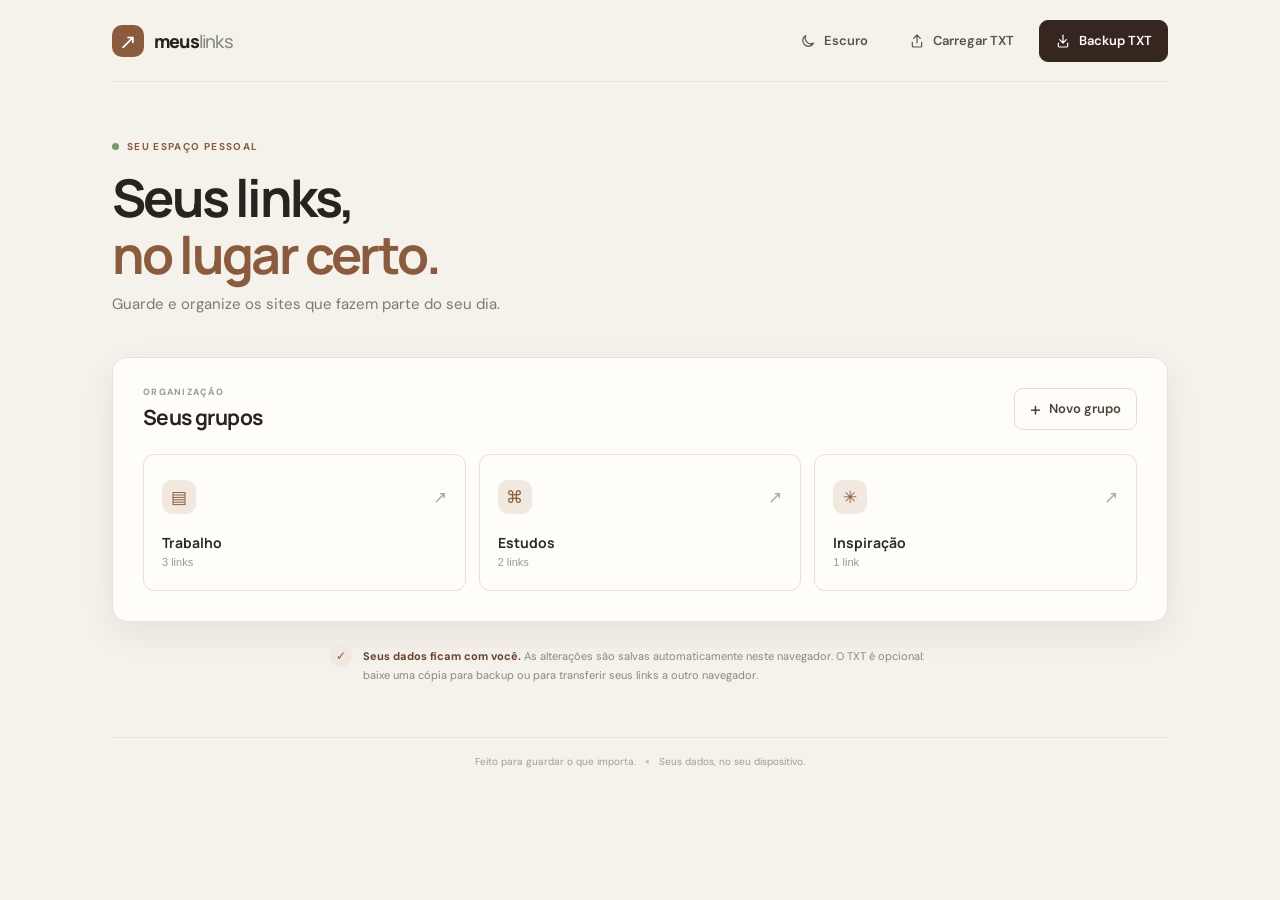
<file: prototipo 01/index.html>
<!doctype html>
<html lang="pt-BR">
  <head>
    <meta charset="utf-8">
    <meta name="viewport" content="width=device-width, initial-scale=1">
    <meta name="theme-color" content="#f5f1eb">
    <meta name="description" content="Organize seus links pessoais em grupos, com seus dados salvos no próprio navegador.">
    <title>Meus links</title>
    <link rel="preconnect" href="https://fonts.googleapis.com">
    <link rel="preconnect" href="https://fonts.gstatic.com" crossorigin>
    <link href="https://fonts.googleapis.com/css2?family=DM+Sans:wght@400;500;600;700&family=Manrope:wght@400;500;600;700;800&display=swap" rel="stylesheet">
    <link rel="stylesheet" href="style.css">
    <script src="script.js" defer></script>
  </head>
  <body>
    <div class="app-shell">
      <header class="topbar">
        <a class="brand" href="#" aria-label="Meus links, início" id="brand-home">
          <span class="brand-mark" aria-hidden="true">↗</span>
          <span>meus<span class="brand-light">links</span></span>
        </a>
        <div class="topbar-actions">
          <button class="button button-quiet theme-toggle" id="theme-toggle" type="button" aria-label="Mudar para tema escuro" title="Mudar para tema escuro">
            <svg class="theme-icon" viewBox="0 0 24 24" aria-hidden="true"><path d="M20.2 15.2A8.5 8.5 0 0 1 8.8 3.8 8.5 8.5 0 1 0 20.2 15.2Z"/></svg>
            <span class="theme-label">Escuro</span>
          </button>
          <button class="button button-quiet" id="import-button" type="button" aria-label="Carregar um arquivo dados.txt" title="Carregar um arquivo dados.txt">
            <svg viewBox="0 0 24 24" aria-hidden="true"><path d="M12 15V3m0 0L7 8m5-5 5 5M5 14v5a2 2 0 0 0 2 2h10a2 2 0 0 0 2-2v-5"/></svg>
            <span>Carregar TXT</span>
          </button>
          <input id="import-file" type="file" accept=".txt,.json,text/plain,application/json" hidden>
          <button class="button button-dark" id="export-button" type="button" aria-label="Baixar uma cópia de segurança em TXT" title="Baixar uma cópia de segurança em TXT">
            <svg viewBox="0 0 24 24" aria-hidden="true"><path d="M12 3v12m0 0 5-5m-5 5-5-5M5 15v4a2 2 0 0 0 2 2h10a2 2 0 0 0 2-2v-4"/></svg>
            <span>Backup TXT</span>
          </button>
        </div>
      </header>

      <main id="main-content">
        <section class="intro" aria-labelledby="page-title">
          <div class="eyebrow"><span class="eyebrow-dot"></span> SEU ESPAÇO PESSOAL</div>
          <h1 id="page-title">Seus links,<br><span>no lugar certo.</span></h1>
          <p class="intro-copy">Guarde e organize os sites que fazem parte do seu dia.</p>
        </section>

        <section class="workspace" aria-live="polite">
          <div class="section-heading">
            <div>
              <p class="section-kicker" id="section-kicker">ORGANIZAÇÃO</p>
              <h2 id="section-title">Seus grupos</h2>
            </div>
            <button class="button button-outline" id="add-group-button" type="button">
              <span class="plus" aria-hidden="true">+</span> Novo grupo
            </button>
          </div>
          <div id="group-view">
            <div class="group-grid" id="group-list"></div>
            <div class="empty-state" id="empty-groups" hidden>
              <div class="empty-icon" aria-hidden="true">▤</div>
              <h3>Comece pelo primeiro grupo</h3>
              <p>Crie um grupo para separar seus links por assunto.</p>
              <button class="button button-dark" type="button" data-action="new-group">Criar meu primeiro grupo</button>
            </div>
          </div>
          <div id="link-view" hidden>
            <div class="links-toolbar">
              <button class="back-button" id="back-button" type="button"><span aria-hidden="true">←</span> Voltar para os grupos</button>
              <div class="group-actions">
                <button class="text-button" id="edit-group-button" type="button">Editar grupo</button>
                <button class="text-button text-danger" id="delete-group-button" type="button">Excluir</button>
              </div>
            </div>
            <div class="link-list" id="link-list"></div>
            <div class="empty-state empty-links" id="empty-links" hidden>
              <div class="empty-icon" aria-hidden="true">↗</div>
              <h3>Este grupo ainda está vazio</h3>
              <p>Adicione um link para encontrá-lo aqui depois.</p>
            </div>
            <button class="add-link-card" id="add-link-button" type="button"><span class="plus" aria-hidden="true">+</span> Adicionar link</button>
          </div>
        </section>

        <aside class="save-note">
          <span class="save-note-icon" aria-hidden="true">✓</span>
          <p><strong>Seus dados ficam com você.</strong> As alterações são salvas automaticamente neste navegador. O TXT é opcional: baixe uma cópia para backup ou para transferir seus links a outro navegador.</p>
        </aside>
      </main>

      <footer class="footer"><span>Feito para guardar o que importa.</span><span class="footer-dot">●</span><span>Seus dados, no seu dispositivo.</span></footer>
    </div>

    <dialog class="editor-dialog" id="editor-dialog" aria-labelledby="dialog-title">
      <form id="editor-form" novalidate>
        <div class="dialog-topline"><span class="dialog-kicker" id="dialog-kicker">NOVO GRUPO</span><button class="icon-button" id="close-dialog" type="button" aria-label="Fechar">×</button></div>
        <h2 id="dialog-title">Criar um grupo</h2>
        <p class="dialog-description" id="dialog-description">Dê um nome para encontrar seus links com facilidade.</p>
        <label class="field-label" for="name-input" id="name-label">Nome do grupo</label>
        <input class="field-input" id="name-input" name="name" type="text" maxlength="80" placeholder="Ex.: Trabalho, Receitas, Viagens" required>
        <div id="url-field" hidden>
          <label class="field-label" for="url-input">Endereço do site</label>
          <input class="field-input" id="url-input" name="url" type="url" inputmode="url" placeholder="https://exemplo.com" maxlength="2048">
          <label class="field-label description-label" for="description-input">Descrição <span>(opcional)</span></label>
          <textarea class="field-input field-textarea" id="description-input" name="description" rows="3" maxlength="300" placeholder="O que você encontra neste site?"></textarea>
        </div>
        <p class="form-error" id="form-error" role="alert" hidden></p>
        <div class="dialog-actions"><button class="button button-quiet" id="cancel-dialog" type="button">Cancelar</button><button class="button button-dark" id="submit-dialog" type="submit">Criar grupo</button></div>
      </form>
    </dialog>
    <div class="toast" id="toast" role="status" aria-live="polite"></div>
  </body>
</html>
</file>
<file: prototipo 01/style.css>
:root{color-scheme:light;--paper:#f5f1eb;--white:#fffdfa;--ink:#29231f;--muted:#878078;--line:#e9e1d8;--green:#8a5b3e;--green-dark:#68432e;--green-soft:#f1e8df;--red:#b85f50;--shadow:0 12px 36px rgba(58,40,27,.07);font-family:'DM Sans',sans-serif;font-synthesis:none;text-rendering:optimizeLegibility;-webkit-font-smoothing:antialiased}
*{box-sizing:border-box}body{margin:0;background:var(--paper);color:var(--ink);min-width:320px}.app-shell{max-width:1152px;margin:0 auto;padding:0 48px}.topbar{height:82px;display:flex;align-items:center;justify-content:space-between;border-bottom:1px solid var(--line)}.brand{display:inline-flex;align-items:center;gap:10px;color:var(--ink);text-decoration:none;font:800 18px Manrope,sans-serif;letter-spacing:-.8px}.brand-mark{display:grid;place-items:center;width:32px;height:32px;border-radius:10px;background:var(--green);color:white;font-size:21px;font-weight:500}.brand-light{font-weight:500;color:#858a81}.topbar-actions{display:flex;align-items:center;gap:9px}.button{min-height:42px;border-radius:9px;padding:0 15px;display:inline-flex;align-items:center;justify-content:center;gap:8px;font:600 13px 'DM Sans',sans-serif;cursor:pointer;transition:background .16s,border-color .16s,transform .16s}.button:active,.add-link-card:active{transform:scale(.98)}.button svg{width:16px;height:16px;fill:none;stroke:currentColor;stroke-width:1.8;stroke-linecap:round;stroke-linejoin:round}.button-quiet{background:transparent;color:#555a52;border:1px solid transparent}.button-quiet:hover{background:#eceedf}.button-dark{background:#252a24;color:#fff;border:1px solid #252a24}.button-dark:hover{background:#3b4938;border-color:#3b4938}.button-outline{background:var(--white);color:#444a41;border:1px solid #e2e5de}.button-outline:hover{border-color:#c2cbbd;background:#fcfdfa}.app-shell main{padding-bottom:52px}.intro{padding:58px 0 43px}.eyebrow,.section-kicker,.dialog-kicker{display:flex;align-items:center;gap:8px;color:var(--green);font-size:10px;font-weight:700;letter-spacing:1.35px}.eyebrow-dot{width:7px;height:7px;border-radius:50%;background:#79966f}.intro h1{margin:17px 0 11px;font:700 clamp(36px,5vw,52px)/1.09 Manrope,sans-serif;letter-spacing:-2.6px}.intro h1 span{color:var(--green)}.intro-copy{margin:0;color:#777c74;font-size:15px}.workspace{border:1px solid #e9ebe5;border-radius:15px;background:#fbfcf9;padding:28px 30px 30px;box-shadow:var(--shadow)}.section-heading{display:flex;align-items:center;justify-content:space-between;margin-bottom:23px}.section-kicker{margin:0 0 5px;font-size:9px;letter-spacing:1.25px;color:#969b92}.section-heading h2{margin:0;font:700 21px Manrope,sans-serif;letter-spacing:-.6px}.plus{font-size:20px;font-weight:400;line-height:12px}.group-grid{display:grid;grid-template-columns:repeat(3,minmax(0,1fr));gap:13px}.group-card{position:relative;min-height:137px;padding:18px 18px 15px;border:1px solid var(--line);border-radius:11px;background:#fff;text-align:left;cursor:pointer;transition:transform .18s,border-color .18s,box-shadow .18s}.group-card:hover{transform:translateY(-2px);border-color:#cbd5c5;box-shadow:0 8px 20px rgba(47,60,42,.06)}.group-card-top{display:flex;justify-content:space-between;align-items:center;margin-bottom:19px}.group-icon{display:grid;place-items:center;width:34px;height:34px;border-radius:10px;background:var(--green-soft);color:var(--green);font-size:17px}.group-arrow{color:#a4aaa0;font-size:17px}.group-card h3{overflow:hidden;margin:0 0 4px;color:#292e27;font:700 14px Manrope,sans-serif;text-overflow:ellipsis;white-space:nowrap}.group-count{margin:0;color:#979b94;font-size:11px}.links-toolbar{display:flex;justify-content:space-between;align-items:center;padding:2px 0 18px;border-bottom:1px solid var(--line)}.back-button,.text-button{background:none;border:0;cursor:pointer;font:500 12px 'DM Sans',sans-serif}.back-button{padding:7px 0;color:#666c63}.back-button span{margin-right:6px;font-size:16px}.group-actions{display:flex;gap:14px}.text-button{padding:7px 2px;color:#72786e}.text-button:hover{color:var(--green-dark)}.text-danger{color:#b16d64}.text-danger:hover{color:#a44438}.link-list{display:flex;flex-direction:column}.link-card{display:flex;align-items:center;gap:15px;padding:17px 4px;border-bottom:1px solid var(--line)}.link-favicon{flex:none;width:38px;height:38px;border-radius:11px;background:#f0f2ed;color:var(--green);display:grid;place-items:center;font-size:17px}.link-main{min-width:0;flex:1}.link-main h3{overflow:hidden;margin:0 0 4px;font:600 14px Manrope,sans-serif;text-overflow:ellipsis;white-space:nowrap}.link-url{display:block;overflow:hidden;color:#83907e;font-size:11px;text-decoration:none;text-overflow:ellipsis;white-space:nowrap}.link-url:hover{text-decoration:underline}.link-description{margin:7px 0 0;color:#888e85;font-size:12px;line-height:1.45}.link-actions{display:flex;align-items:center;gap:6px}.open-link{display:inline-flex;align-items:center;gap:6px;padding:8px 11px;border:1px solid #e5e9e2;border-radius:8px;color:#40533c;background:#f9fbf7;text-decoration:none;white-space:nowrap;font-size:11px;font-weight:600;transition:background .15s}.open-link:hover{background:var(--green-soft)}.open-link svg{width:13px;height:13px;fill:none;stroke:currentColor;stroke-width:1.8;stroke-linecap:round;stroke-linejoin:round}.link-action-button{display:grid;place-items:center;width:31px;height:31px;border:0;border-radius:7px;background:transparent;color:#93998f;font-size:16px;cursor:pointer}.link-action-button:hover{background:#f0f2ed;color:#52594f}.add-link-card{display:flex;align-items:center;justify-content:center;gap:8px;width:100%;height:47px;margin-top:14px;border:1px dashed #d8ddd4;border-radius:9px;background:transparent;color:#737a6f;font:500 12px 'DM Sans',sans-serif;cursor:pointer;transition:border-color .15s,color .15s,background .15s}.add-link-card:hover{border-color:#9eae98;background:#f5f8f2;color:var(--green-dark)}.empty-state{padding:47px 15px;text-align:center}.empty-icon{display:grid;place-items:center;width:43px;height:43px;margin:0 auto 12px;border-radius:13px;background:var(--green-soft);color:var(--green);font-size:21px}.empty-state h3{margin:0 0 6px;font:700 15px Manrope,sans-serif}.empty-state p{margin:0 0 17px;color:#898e86;font-size:12px}.empty-state .button{min-height:38px}.empty-links{padding:32px 15px 23px}.save-note{display:flex;align-items:flex-start;gap:11px;max-width:620px;margin:23px auto 0}.save-note-icon{flex:none;display:grid;place-items:center;width:22px;height:22px;border-radius:50%;background:#e3ebdf;color:var(--green);font-size:12px;font-weight:700}.save-note p{margin:2px 0 0;color:#858a82;font-size:11px;line-height:1.7}.save-note strong{color:#596452;font-weight:700}.save-note b{color:#636d5d;font-weight:600}.footer{display:flex;align-items:center;justify-content:center;gap:9px;padding:17px 0 22px;border-top:1px solid var(--line);color:#9a9e97;font-size:10px}.footer-dot{color:#bec5b9;font-size:8px}.editor-dialog{width:min(100% - 32px,435px);padding:25px;border:1px solid #e8ebe4;border-radius:15px;background:#fcfdfa;color:var(--ink);box-shadow:0 22px 80px rgba(23,31,19,.2)}.editor-dialog::backdrop{background:rgba(28,34,27,.38);backdrop-filter:blur(2px)}.dialog-topline{display:flex;align-items:center;justify-content:space-between}.dialog-kicker{font-size:9px}.icon-button{width:30px;height:30px;border:0;border-radius:7px;background:transparent;color:#7e857b;font-size:22px;cursor:pointer}.icon-button:hover{background:#eef0ea}.editor-dialog h2{margin:5px 0 5px;font:700 22px Manrope,sans-serif;letter-spacing:-.7px}.dialog-description{margin:0 0 22px;color:#81877e;font-size:12px;line-height:1.5}.field-label{display:block;margin:0 0 7px;color:#565d53;font-size:11px;font-weight:600}.field-label span{font-weight:400;color:#a0a59d}.field-input{display:block;width:100%;min-height:43px;padding:11px 12px;border:1px solid #e2e6de;border-radius:8px;outline:none;background:white;color:var(--ink);font:13px 'DM Sans',sans-serif}.field-input::placeholder{color:#b1b6ae}.field-input:focus{border-color:#8da384;box-shadow:0 0 0 3px rgba(96,122,90,.11)}.description-label{margin-top:16px}.field-textarea{min-height:82px;resize:vertical;line-height:1.45}.form-error{margin:9px 0 0;color:#ae4e43;font-size:11px}.dialog-actions{display:flex;justify-content:flex-end;gap:7px;margin-top:22px}.dialog-actions .button{min-height:39px}.toast{position:fixed;z-index:10;bottom:22px;left:50%;max-width:calc(100% - 30px);padding:11px 16px;border-radius:9px;background:#242a23;color:white;box-shadow:0 8px 22px rgba(0,0,0,.15);font-size:12px;opacity:0;pointer-events:none;transform:translate(-50%,10px);transition:opacity .2s,transform .2s}.toast.show{opacity:1;transform:translate(-50%,0)}
@media(max-width:760px){.app-shell{padding:0 25px}.group-grid{grid-template-columns:repeat(2,minmax(0,1fr))}.intro{padding-top:48px}}@media(max-width:520px){.app-shell{padding:0 16px}.topbar{height:69px}.brand{font-size:16px}.brand-mark{width:29px;height:29px}.topbar-actions{gap:2px}.topbar-actions .button{padding:0 9px;font-size:11px}.topbar-actions .button svg{width:14px}.topbar-actions .button span{display:none}.topbar-actions .button{width:37px;padding:0}.intro{padding:40px 0 30px}.intro h1{font-size:38px;letter-spacing:-1.9px}.intro-copy{max-width:290px;font-size:13px;line-height:1.55}.workspace{padding:20px 16px 21px;border-radius:12px}.section-heading{margin-bottom:17px}.section-heading h2{font-size:19px}.button-outline{min-height:38px;padding:0 10px;font-size:11px}.group-grid{grid-template-columns:1fr;gap:9px}.group-card{min-height:105px;padding:14px 15px}.group-card-top{margin-bottom:10px}.group-card h3{font-size:13px}.group-card .group-icon{width:31px;height:31px}.link-card{gap:10px;align-items:flex-start;padding:14px 0}.link-favicon{width:33px;height:33px;border-radius:9px}.link-main h3{font-size:13px}.link-url{max-width:calc(100vw - 150px);font-size:10px}.link-description{font-size:11px}.link-actions{gap:2px;flex-direction:column-reverse;align-items:flex-end}.open-link{padding:7px 8px;font-size:10px}.links-toolbar{align-items:flex-start}.group-actions{gap:8px}.text-button{font-size:11px}.save-note{margin-top:18px}.save-note p{font-size:10px}.footer{gap:6px;font-size:9px}.editor-dialog{padding:21px}.dialog-actions{margin-top:18px}}

/* Botão de retorno e acabamento em tons terrosos. */
.button-quiet{color:#5d5148}.button-quiet:hover{background:#eee5dc}.button-dark{background:#35271f;border-color:#35271f}.button-dark:hover{background:#513a2b;border-color:#513a2b}.button-outline{color:#514237;border-color:#e6dcd1}.button-outline:hover{border-color:#d0b9a4;background:#fffdfa}.back-button{display:inline-flex;align-items:center;min-height:36px;padding:0 11px;border:1px solid #e6dcd1;border-radius:8px;background:#fffdfa;color:#68432e;font-weight:600}.back-button:hover{border-color:#c9aa90;background:#f4ece4}.link-url{color:#8a5b3e}.open-link{border-color:#eadfd3;color:#68432e;background:#faf6f1}.open-link:hover{background:#f1e8df}.add-link-card:hover{border-color:#b9987c;background:#f8f1ea}.group-card:hover{border-color:#d6c2b0}.workspace{border-color:#e9e1d8;background:#fffdfa}.group-card{background:#fffdfa}.link-favicon{background:#f1e8df}.save-note-icon{background:#f1e8df}.save-note strong,.save-note b{color:#68432e}.editor-dialog{border-color:#e9e1d8;background:#fffdfa}.field-input{border-color:#e6dcd1;background:#fffdfa}.field-input:focus{border-color:#a87c5a;box-shadow:0 0 0 3px rgba(138,91,62,.13)}

body[data-theme="dark"]{color-scheme:dark;--paper:#191512;--white:#241e19;--ink:#f1e9e1;--muted:#b8aca0;--line:#40352d;--green:#d2a27c;--green-dark:#e0b18a;--green-soft:#3a2b21;--red:#df8b7d;--shadow:0 12px 36px rgba(0,0,0,.22)}
body[data-theme="dark"] .brand-light,body[data-theme="dark"] .intro-copy,body[data-theme="dark"] .group-count,body[data-theme="dark"] .group-arrow,body[data-theme="dark"] .section-kicker,body[data-theme="dark"] .link-description,body[data-theme="dark"] .empty-state p,body[data-theme="dark"] .save-note p,body[data-theme="dark"] .footer{color:#b5a99e}
body[data-theme="dark"] .topbar,body[data-theme="dark"] .footer,body[data-theme="dark"] .links-toolbar,body[data-theme="dark"] .link-card{border-color:var(--line)}
body[data-theme="dark"] .button-quiet{color:#e3d7cc}body[data-theme="dark"] .button-quiet:hover{background:#352a22}body[data-theme="dark"] .button-dark{background:#bd8d67;border-color:#bd8d67;color:#211811}body[data-theme="dark"] .button-dark:hover{background:#d0a27d;border-color:#d0a27d}body[data-theme="dark"] .button-outline,body[data-theme="dark"] .back-button{background:#2b241e;border-color:#4b3c31;color:#e5c5a8}body[data-theme="dark"] .button-outline:hover,body[data-theme="dark"] .back-button:hover{background:#382a20;border-color:#816044}
body[data-theme="dark"] .workspace,body[data-theme="dark"] .group-card,body[data-theme="dark"] .editor-dialog{background:var(--white);border-color:var(--line)}body[data-theme="dark"] .group-card h3,body[data-theme="dark"] .link-main h3,body[data-theme="dark"] .section-heading h2,body[data-theme="dark"] .empty-state h3,body[data-theme="dark"] .editor-dialog h2{color:var(--ink)}body[data-theme="dark"] .group-card:hover{border-color:#806047}body[data-theme="dark"] .group-icon,body[data-theme="dark"] .link-favicon,body[data-theme="dark"] .save-note-icon{background:#3a2b21;color:#d2a27c}body[data-theme="dark"] .link-url{color:#d2a27c}body[data-theme="dark"] .open-link{background:#30271f;border-color:#4b3a2d;color:#e1bd9d}body[data-theme="dark"] .open-link:hover,body[data-theme="dark"] .add-link-card:hover{background:#3a2b21}body[data-theme="dark"] .add-link-card{border-color:#504033;color:#c6b5a5}body[data-theme="dark"] .link-action-button{color:#b5a99e}body[data-theme="dark"] .link-action-button:hover{background:#352a22;color:#f1e9e1}body[data-theme="dark"] .text-button{color:#c7b8aa}body[data-theme="dark"] .text-danger{color:#df8b7d}body[data-theme="dark"] .save-note strong,body[data-theme="dark"] .save-note b{color:#d5b293}body[data-theme="dark"] .field-label{color:#ded2c6}body[data-theme="dark"] .field-label span,body[data-theme="dark"] .dialog-description{color:#b5a99e}body[data-theme="dark"] .field-input{background:#1d1916;border-color:#4b3c31;color:var(--ink)}body[data-theme="dark"] .field-input::placeholder{color:#887d73}body[data-theme="dark"] .field-input:focus{border-color:#bd8d67}body[data-theme="dark"] .icon-button{color:#d1c3b7}body[data-theme="dark"] .icon-button:hover{background:#352a22}body[data-theme="dark"] .toast{background:#eee0d2;color:#261b13}body[data-theme="dark"] .editor-dialog::backdrop{background:rgba(0,0,0,.62)}
</file>
